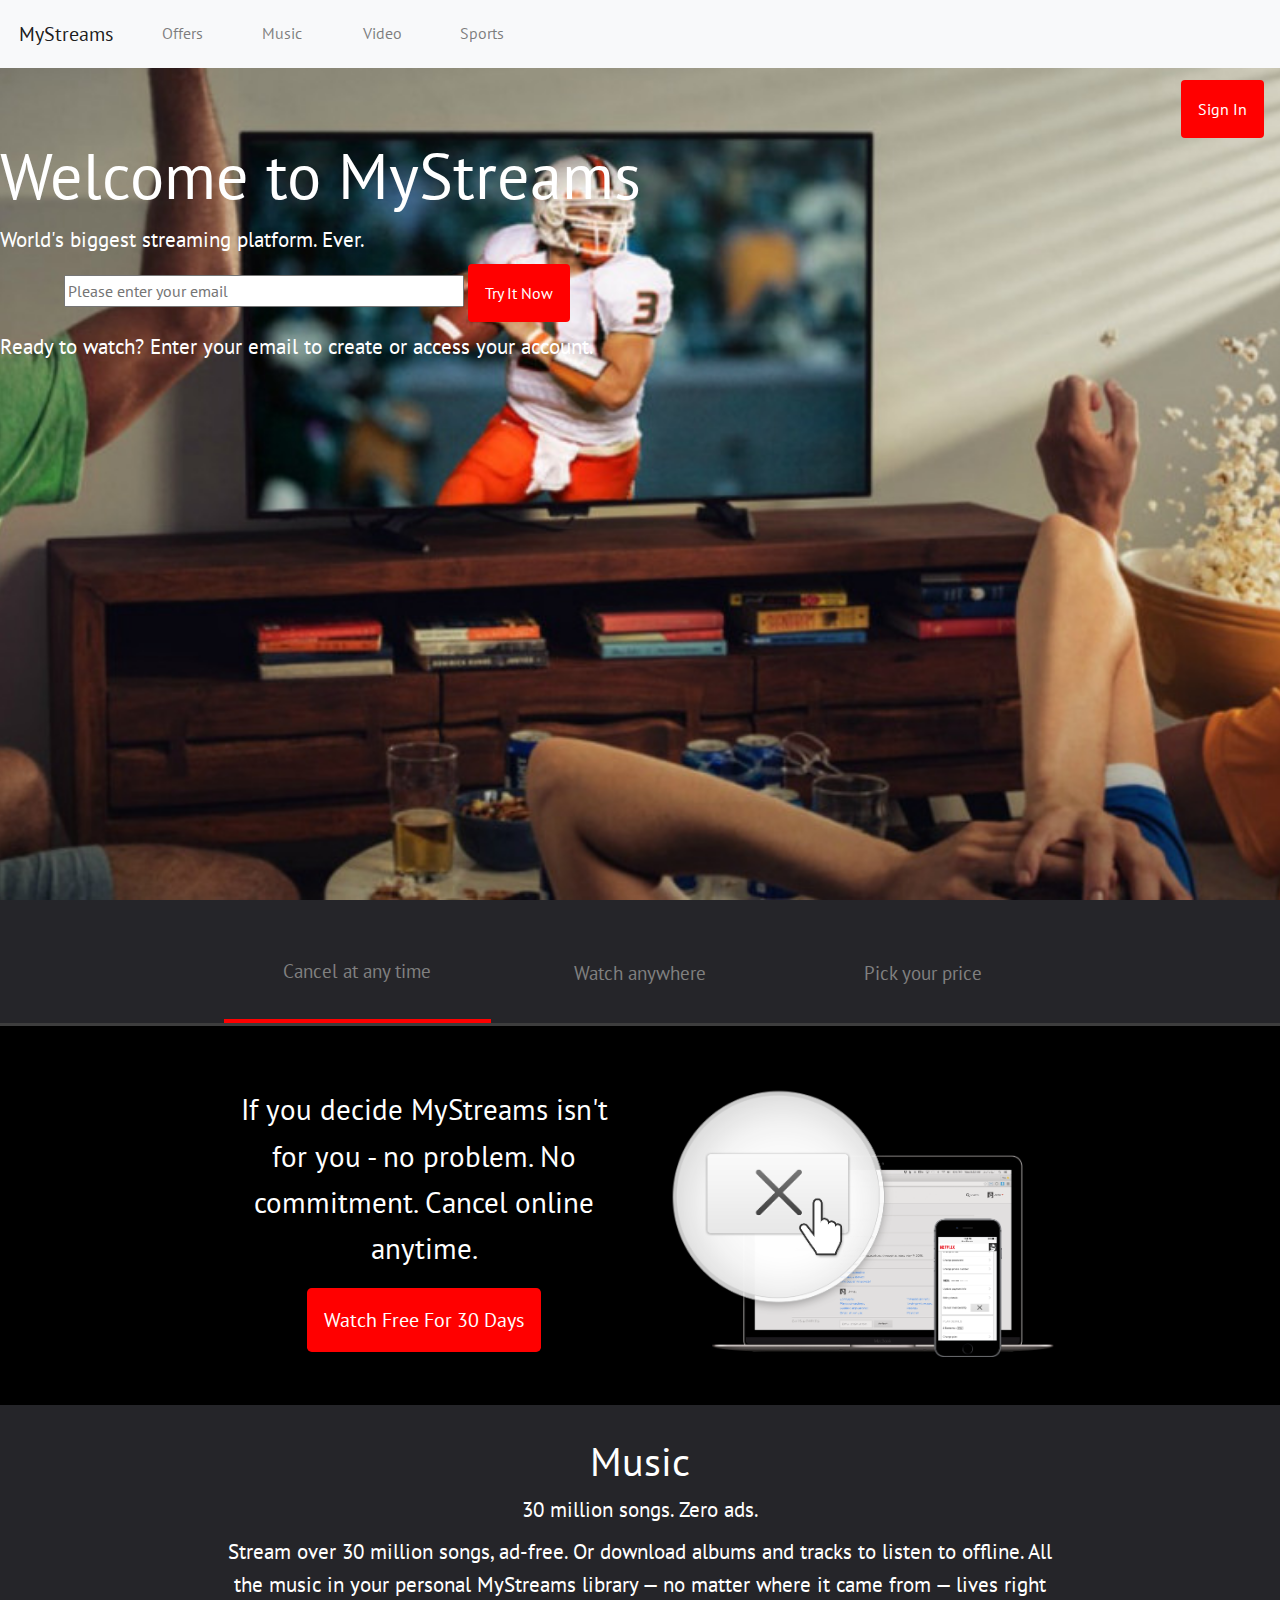
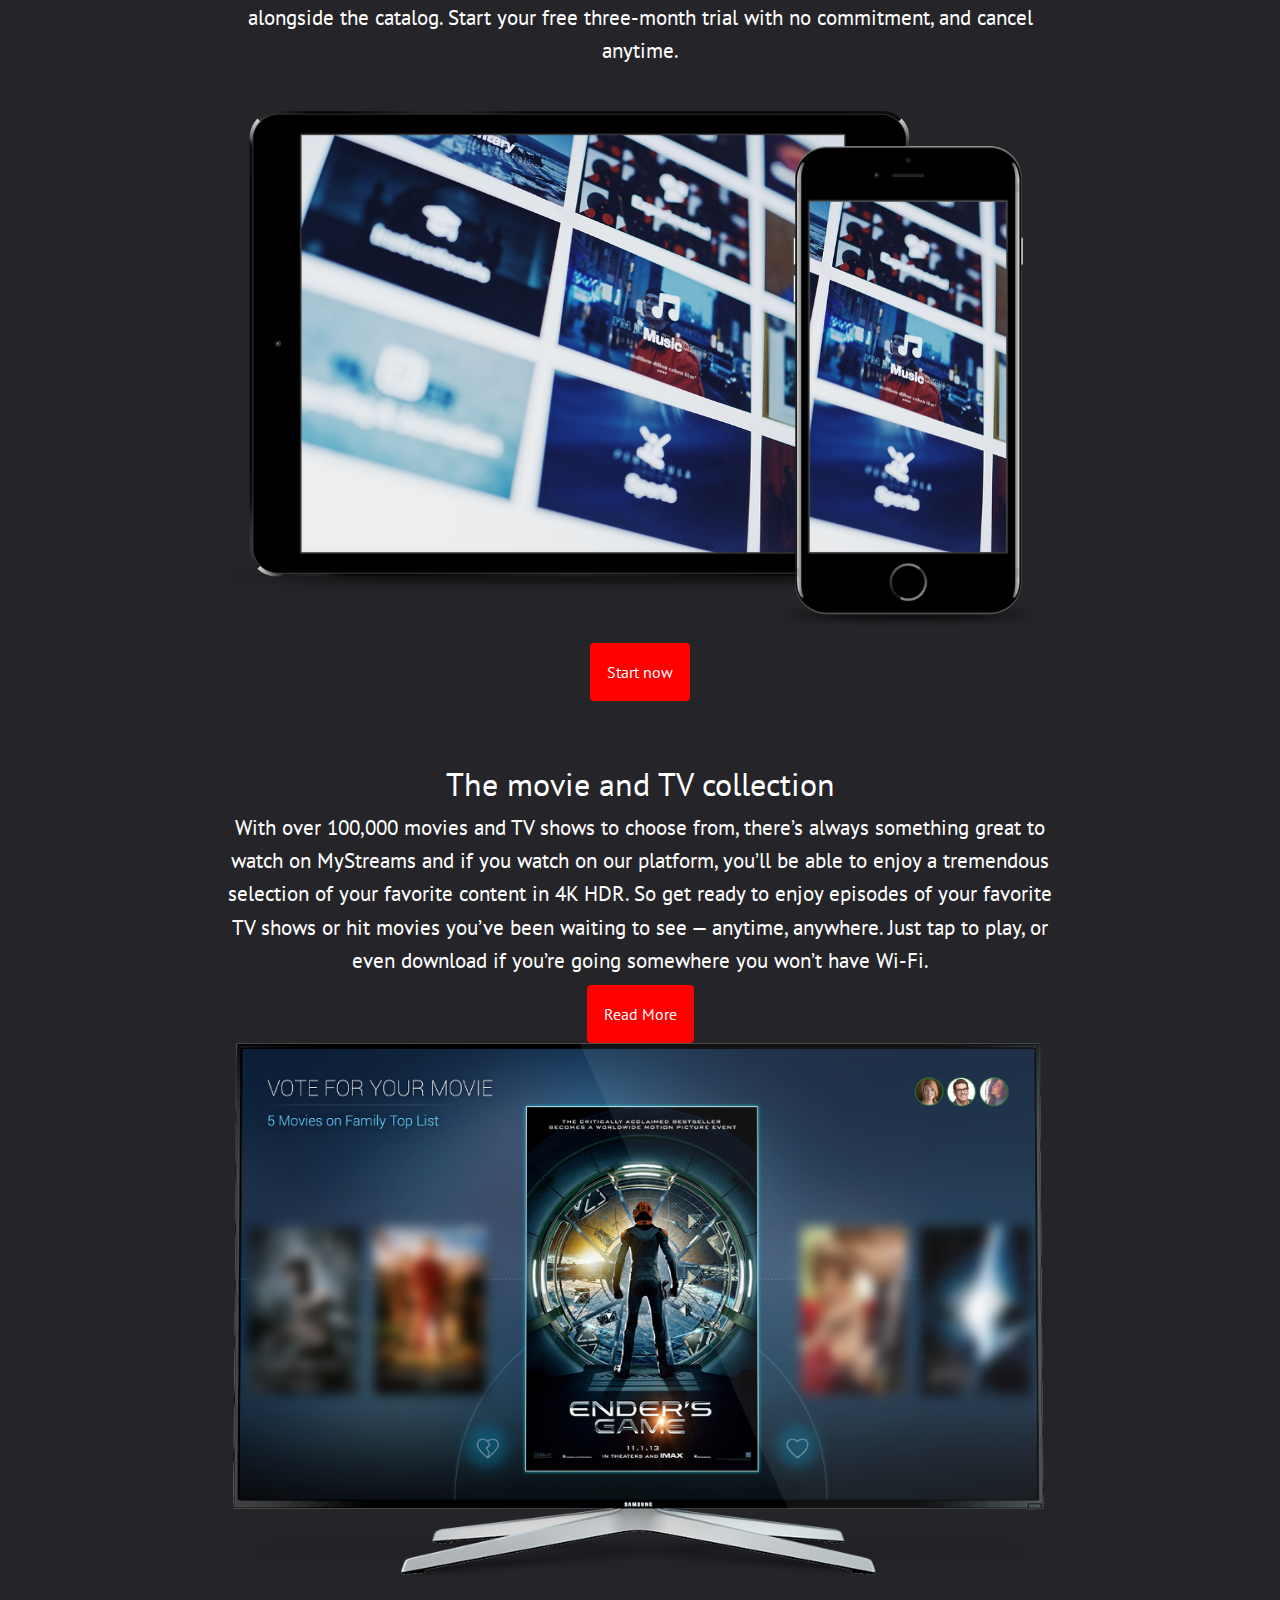
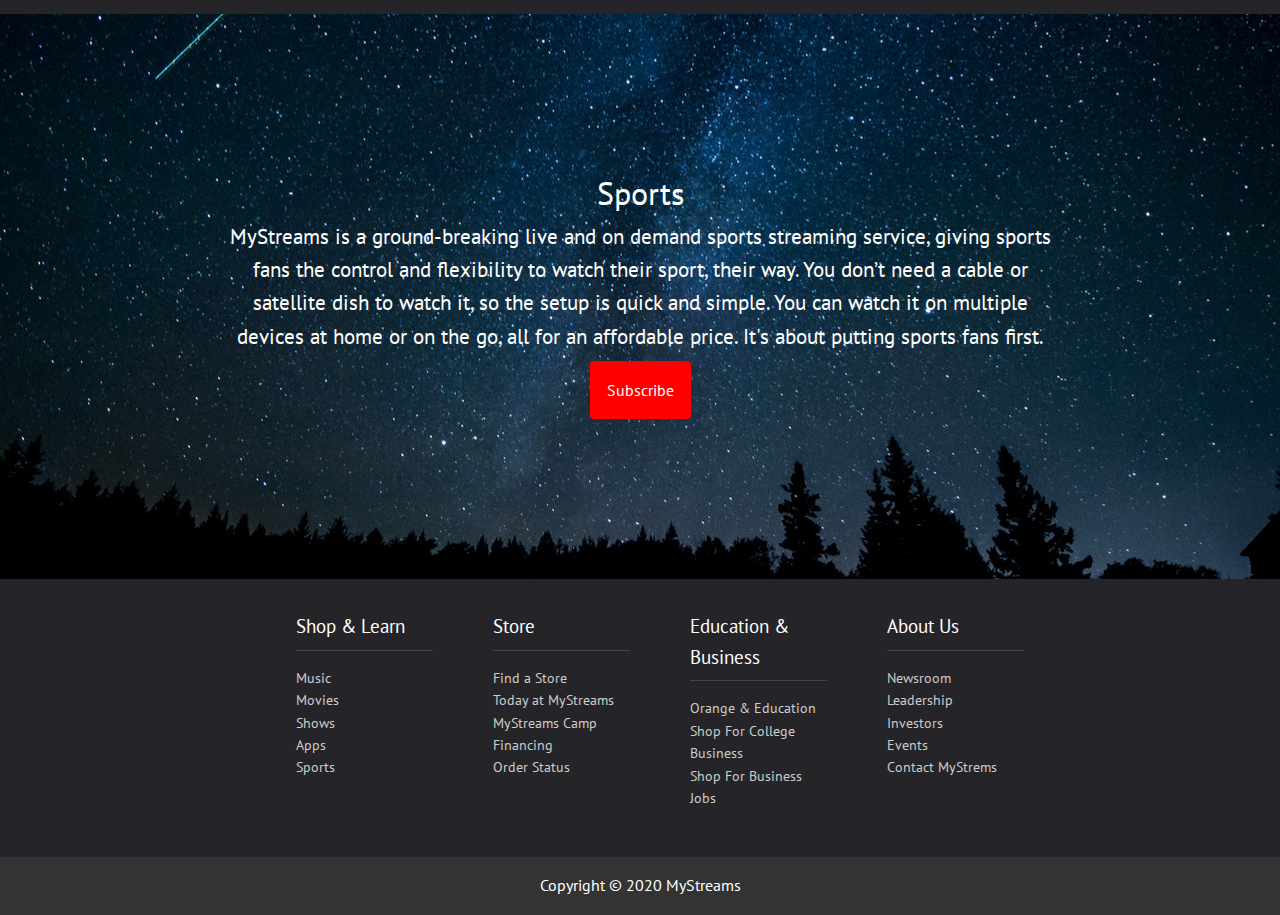
<file: index.html>
<!DOCTYPE html>
<html lang="en">
<head>
  <meta charset="UTF-8">
  <meta name="viewport" content="width=device-width, initial-scale=1.0">
  <link rel="stylesheet" href="https://use.fontawesome.com/releases/v5.2.0/css/all.css" integrity="sha384-hWVjflwFxL6sNzntih27bfxkr27PmbbK/iSvJ+a4+0owXq79v+lsFkW54bOGbiDQ"
  crossorigin="anonymous">
  <link rel="stylesheet" href="https://stackpath.bootstrapcdn.com/bootstrap/4.3.1/css/bootstrap.min.css" integrity="sha384-ggOyR0iXCbMQv3Xipma34MD+dH/1fQ784/j6cY/iJTQUOhcWr7x9JvoRxT2MZw1T" crossorigin="anonymous">
  <link rel="icon" href="img/icon.jpg">
  <link rel="stylesheet" href="css/index.css">
  <title>MyStreams</title>
</head>
<body>
  <div id="showcase">
    <header>
      <nav class="navbar navbar-expand-lg navbar-light bg-light">
        <a class="navbar-brand" href="#mystreams">MyStreams</a>
        <button class="navbar-toggler" type="button" data-toggle="collapse" data-target="#navbarSupportedContent" aria-controls="navbarSupportedContent" aria-expanded="false" aria-label="Toggle navigation">
          <span class="navbar-toggler-icon"></span>
        </button>
      
        <div class="collapse navbar-collapse" id="navbarSupportedContent">
          <ul class="navbar-nav mr-auto">
            <li class="nav-item">
              <a class="nav-link" href="#tabs">Offers</a>
            </li>
            <li class="nav-item">
              <a class="nav-link" href="#music">Music</a>
            </li>
            <li class="nav-item">
              <a class="nav-link" href="#video">Video</a>
            </li>
            <li class="nav-item">
              <a class="nav-link" href="#sports">Sports</a>
            </li>
          </ul>
        </div>
      </nav>
    </header>
  
    <section class="showcase-content" id="mystreams">
      <a href="form_sign_in.html" class="btn btn-sign-in">Sign In</a>
      <h1>Welcome to MyStreams</h1>
      <p class="lead">World's biggest streaming platform. Ever.</p>
      <div class="register">
        <input type="email" placeholder="Please enter your email" required>
          <a href="#" class="btn btn-try-it-now">Try It Now</a>
        </div>  
        <p class="lead">Ready to watch? Enter your email to create or access your account.</p>
    </section>
  </div>

  <section class="tabs" id="tabs">
    <div class="container">
      <div id="tab-1" class="tab-item tab-border">
        <i class="fas fa-door-open fa-3x"></i>
        <p class="hide-sm">Cancel at any time</p>
      </div>
      <div id="tab-2" class="tab-item">
        <i class="fas fa-tablet-alt fa-3x"></i>
        <p class="hide-sm">Watch anywhere</p>
      </div>
      <div id="tab-3" class="tab-item">
        <i class="fas fa-tags fa-3x"></i>
        <p class="hide-sm">Pick your price</p>
      </div>
    </div>
  </section>

  <section class="tab-content">
    <div class="container">
      <!-- Tab Content 1 -->
      <div id="tab-1-content" class="tab-content-item show">
        <div class="tab-1-content-inner">
          <div>
            <p class="text-lg">
              If you decide MyStreams isn't for you - no problem. No commitment.
              Cancel online anytime.
            </p>
            <a href="#" class="btn btn-lg">Watch Free For 30 Days</a>
          </div>
          <img src="img/tab-content-1.png" alt="Cancel" />
        </div>
      </div>

      <!-- Tab Content 2 -->
      <div id="tab-2-content" class="tab-content-item">
        <div class="tab-2-content-top">
          <p class="text-lg">
            Watch TV shows and movies anytime, anywhere — personalized for
            you.
          </p>
          <a href="#" class="btn btn-lg">Watch Free For 30 Days</a>
        </div>
        <div class="tab-2-content-bottom">
          <div>
            <img src="img/tab-content-2-1.png" alt="TV" />
            <p class="text-md">
              Watch on your TV
            </p>
            <p class="text-dark">
              Smart TVs, PlayStation, Xbox, Chromecast, Apple TV, Blu-ray
              players and more.
            </p>
          </div>
          <div>
            <img src="img/tab-content-2-2.png" alt="Mobile" />
            <p class="text-md">
              Watch instantly or download for later
            </p>
            <p class="text-dark">
              Available on phone and tablet, wherever you go.
            </p>
          </div>
          <div>
            <img src="img/tab-content-2-3.png" alt="Laptop" />
            <p class="text-md">
              Use any computer
            </p>
            <p class="text-dark">
              Watch right on MyStreams.com.
            </p>
          </div>
        </div>
      </div>

      <!-- Tab Content 3 -->
      <div id="tab-3-content" class="tab-content-item">
        <div class="text-center">
          <p class="text-lg">
            Choose one plan and watch everything on MyStreams.
          </p>
          <a href="#" class="btn btn-lg">Watch Free For 30 Days</a>
        </div>

        <table class="table">
          <thead>
            <tr>
              <th></th>
              <th>Basic</th>
              <th>Standard</th>
              <th>Premium</th>
            </tr>
          </thead>
          <tbody>
            <tr>
              <td>Monthly price after free month ends on 04/19/20</td>
              <td>$8.99</td>
              <td>$12.99</td>
              <td>$15.99</td>
            </tr>
            <tr>
              <td>HD Available</td>
              <td><i class="fas fa-times"></i></td>
              <td><i class="fas fa-check"></i></td>
              <td><i class="fas fa-check"></i></td>
            </tr>
            <tr>
              <td>Ultra HD Available</td>
              <td><i class="fas fa-times"></i></td>
              <td><i class="fas fa-times"></i></td>
              <td><i class="fas fa-check"></i></td>
            </tr>
            <tr>
              <td>Screens you can watch on at the same time</td>
              <td>1</td>
              <td>2</td>
              <td>4</td>
            </tr>
            <tr>
              <td>Watch on your laptop, TV, phone and tablet</td>
              <td><i class="fas fa-check"></i></td>
              <td><i class="fas fa-check"></i></td>
              <td><i class="fas fa-check"></i></td>
            </tr>
            <tr>
              <td>Unlimited movies and TV shows</td>
              <td><i class="fas fa-check"></i></td>
              <td><i class="fas fa-check"></i></td>
              <td><i class="fas fa-check"></i></td>
            </tr>
            <tr>
              <td>Cancel anytime</td>
              <td><i class="fas fa-check"></i></td>
              <td><i class="fas fa-check"></i></td>
              <td><i class="fas fa-check"></i></td>
            </tr>
            <tr>
              <td>First month free</td>
              <td><i class="fas fa-check"></i></td>
              <td><i class="fas fa-check"></i></td>
              <td><i class="fas fa-check"></i></td>
            </tr>
          </tbody>
        </table>
      </div>
    </div>
  </section>

  <section class="section" id="music">
    <div class="container">
      <h2 class="section-head"> <i class="fas fa-music"></i>Music</h2>
      <p class="lead">30 million songs. Zero ads.</p>
      <p class="lead">Stream over 30 million songs, ad-free. Or download albums and tracks to listen to offline. All the music in your personal MyStreams library — no matter where it came from — lives right alongside the catalog. Start your free three-month trial with no commitment, and cancel anytime.</p>
      <img src="img/music.png" alt="Music">
      <a href="#" class="btn btn-start-now">Start now</a>
    </div>
  </section>

  <section class="section" id="video">
    <div class="container">
      <h3>The movie and TV collection</h3>
      <p class="lead">With over 100,000 movies and TV shows to choose from, there’s always something great to watch on MyStreams and if you watch on our platform, you’ll be able to enjoy a tremendous selection of your favorite content in 4K HDR. So get ready to enjoy episodes of your favorite TV shows or hit movies you’ve been waiting to see — anytime, anywhere. Just tap to play, or even download if you’re going somewhere you won’t have Wi-Fi.</p>
      <a href="#" class="btn btn-read-more">Read More</a>
      <img src="img/video.png" alt="Video">
      </div>
  </section>

  <section class="section" id="sports">
    <div class="container">
      <h3>Sports</h3>
      <p class="lead">MyStreams is a ground-breaking live and on demand sports streaming service, giving sports fans the control and flexibility to watch their sport, their way. You don’t need a cable or satellite dish to watch it, so the setup is quick and simple. You can watch it on multiple devices at home or on the go, all for an affordable price. It's about putting sports fans first.</p>
      <a href="form_register.html" class="btn btn-subscribe">Subscribe</a>
    </div>
  </section>

  <footer>
    <div class="container">
      <div class="footer-cols">
        <ul>
          <li>Shop & Learn</li>
          <li>
            <a href="#">Music</a>
          </li>
          <li>
            <a href="#">Movies</a>
          </li>
          <li>
            <a href="#">Shows</a>
          </li>
          <li>
            <a href="#">Apps</a>
          </li>
          <li>
            <a href="#">Sports</a>
          </li>
        </ul>

        <ul>
          <li>Store</li>
          <li>
            <a href="#">Find a Store</a>
          </li>
          <li>
            <a href="#">Today at MyStreams</a>
          </li>
          <li>
            <a href="#">MyStreams Camp</a>
          </li>
          <li>
            <a href="#">Financing</a>
          </li>
          <li>
            <a href="#">Order Status</a>
          </li>
        </ul>

        <ul>
          <li>Education & Business</li>
          <li>
            <a href="#">Orange & Education</a>
          </li>
          <li>
            <a href="#">Shop For College</a>
          </li>
          <li>
            <a href="#">Business</a>
          </li>
          <li>
            <a href="#">Shop For Business</a>
          </li>
          <li>
            <a href="#">Jobs</a>
          </li>
        </ul>

        <ul>
          <li>About Us</li>
          <li>
            <a href="#">Newsroom</a>
          </li>
          <li>
            <a href="#">Leadership</a>
          </li>
          <li>
            <a href="#">Investors</a>
          </li>
          <li>
            <a href="#">Events</a>
          </li>
          <li>
            <a href="#">Contact MyStrems</a>
          </li>
        </ul>
      </div>
    </div>
    <div class="footer-bottom text-center">
      Copyright &copy; 2020 MyStreams
    </div>
  </footer>
  
  <script src="https://code.jquery.com/jquery-3.3.1.slim.min.js" integrity="sha384-q8i/X+965DzO0rT7abK41JStQIAqVgRVzpbzo5smXKp4YfRvH+8abtTE1Pi6jizo" crossorigin="anonymous"></script>
  <script src="https://cdnjs.cloudflare.com/ajax/libs/popper.js/1.14.7/umd/popper.min.js" integrity="sha384-UO2eT0CpHqdSJQ6hJty5KVphtPhzWj9WO1clHTMGa3JDZwrnQq4sF86dIHNDz0W1" crossorigin="anonymous"></script>
  <script src="https://stackpath.bootstrapcdn.com/bootstrap/4.3.1/js/bootstrap.min.js" integrity="sha384-JjSmVgyd0p3pXB1rRibZUAYoIIy6OrQ6VrjIEaFf/nJGzIxFDsf4x0xIM+B07jRM" crossorigin="anonymous"></script>
  <script src="js/index.js"></script>
</body>
</html>
</file>
<file: css/index.css>
@import url('https://fonts.googleapis.com/css?family=PT+Sans&display=swap');

:root {
  --primary-color: white;
  --secondary-color: red;
  --secondary-color-hover: #d3071b;
}

body {
  font-family: 'PT Sans', sans-serif;
  background-color: #252529;
  margin: 0;
  color: #fff;
  line-height: 1.6;
}

p {
	margin: 0.5rem 0;
}

a {
	color: #fff;
	text-decoration: none;
}

p {
	margin: 0.5rem 0;
}

img {
  width: 100%;
}

a {
  text-decoration: none;
  color: #ccc;
}

@media screen and (max-width: 580px) {
  .hide-on-small {
    display: none;
  }

  #showcase {
    height: 50vh;
  }

  #showcase .container {
    margin-top: 15vh;
  }

  #showcase h1 {
    font-size: 3rem;
  }

  #tab-1-content .tab-1-content-inner {
		grid-template-columns: 1fr;
		text-align: center;
	}

	#tab-2-content .tab-2-content-top {
		display: block;
		text-align: center;
	}

	#tab-2-content .tab-2-content-bottom {
		margin-top: 2rem;
		display: grid;
		grid-template-columns: 1fr;
		grid-gap: 2rem;
		text-align: center;
  }
  
  footer .footer-cols {
    display: none;
  }
}

/* Section */
.section {
  padding: 2rem 0;
}

.section-head {
font-size: 2.5rem;
margin: 0;
}

.section h3 {
font-size: 2rem;
}

section#sports {
  background: url(../img/sports-top.jpg) no-repeat bottom/cover;
  padding: 10rem 0;
}

/* Showcase */
#showcase {
  margin: 0;
  padding: 0;
  background: url('../img/background.jpg') no-repeat center/cover;
  width: 100%;
  height: 100vh;
  position: relative;
  overflow-y: hidden;
}

#showcase .container {
  margin-top: 25vh;
}

#showcase h1 {
  font-size: 4rem;
  margin-bottom: 0;
}

#showcase .showcase-content {
  display: flex;
  flex-direction: column;
  justify-content: space-around;
}

#showcase .showcase-content input {
  margin-left: 4rem;
  margin-right: 0;
  width: 25rem;
  height: 2rem;
}

/* Footer */
footer .footer-cols {
  display: grid;
  grid-gap: 20px;
  grid-template-columns: repeat(4, 1fr);
  padding: 2rem;
  text-align: left;
  font-size: 14px;
}

footer .footer-cols ul {
  list-style: none;
}

footer .footer-cols ul li:first-child {
  font-size: 1.2rem;
  padding-bottom: 0.5rem;
  border-bottom: #444 solid 1px;
  margin-bottom: 1rem;
}

footer .footer-bottom {
  background: #333;
  padding: 1rem;
}

/* Utility Classes */
.container {
  max-width: 1180px;
  text-align: center;
  margin: 0 auto;
  padding: 0 3rem;
}

.lead {
  font-size: 1.3rem;
}

.text-center {
  text-align: center;
}

/* Buttons */
.btn {
  padding: 1rem;
  color: #fff;
  display: inline-block;
  background: var(--secondary-color);
}

.btn:hover {
  background: var(--secondary-color-hover);
}

#showcase .showcase-content .btn-sign-in {
  margin-top: 5rem;
  align-self: flex-end;
  margin-right: 1rem;
}

/* Navigation */
.navbar {
  width: 100%;
  position: fixed;
}
.navbar ul {
  padding: 0;
  margin: 0;
}
.navbar li {
  display: inline;
}
.navbar a {
  display: inline-block;
  width: 100px;
  text-align: center;
  text-decoration: none;
  padding: 10px 0;
  color: #eee;
  text-decoration: none;
}
nav li:hover {
  background-color: #444;
}

/* Tabs */
.tabs {
	background: var(--dark-color);
	padding-top: 1rem;
	border-bottom: 3px solid #3d3d3d;
	border-right: none;
}

.tabs .container {
	display: grid;
	grid-template-columns: repeat(3, 1fr);
	grid-gap: 1rem;
	align-items: center;
	justify-content: center;
	text-align: center;
}

.tabs p {
	font-size: 1.2rem;
	padding-top: 0.5rem;
}

.tabs .container > div {
  padding: 1.5rem 0;
  color: grey;
}

.tabs .container > div:hover {
	color: #fff;
	cursor: pointer;
}

.tab-border {
	border-bottom: var(--secondary-color) 4px solid;
}

/* Tab Content */
.tab-content {
	padding: 3rem 0;
	background: #000;
	color: #fff;
}

/* Hide initial content */
#tab-1-content,
#tab-2-content,
#tab-3-content {
	display: none;
	opacity: 0;
}

.show {
	display: block !important;
	opacity: 1 !important;
	transition: all 1000 ease-in;
}

#tab-1-content .tab-1-content-inner {
	display: grid;
	grid-template-columns: repeat(2, 1fr);
	grid-gap: 2rem;
	align-items: center;
	justify-content: center;
}

#tab-2-content .tab-2-content-top {
	display: grid;
	grid-template-columns: 2fr 1fr;
	grid-gap: 1rem;
	justify-content: center;
	align-items: center;
}

#tab-2-content .tab-2-content-bottom {
	margin-top: 2rem;
	display: grid;
	grid-template-columns: repeat(3, 1fr);
	grid-gap: 2rem;
	text-align: center;
}

.table {
	width: 100%;
	margin-top: 2rem;
	border-collapse: collapse;
	border-spacing: 0;
}

.table thead th {
	text-transform: uppercase;
	padding: 0.8rem;
}

.table tbody {
	display: table-row-group;
	vertical-align: middle;
	border-color: inherit;
}

.table tbody tr td {
	color: #999;
	padding: 0.8rem 1.2rem;
	text-align: center;
}

.table tbody tr td:first-child {
	text-align: left;
}

.table tbody tr:nth-child(odd) {
	background: #222;
}

/* Container */
.container {
	max-width: 70%;
	margin: auto;
	overflow: hidden;
	padding: 0 2rem;
}

/* Text Styles */
.text-xl {
	font-size: 2rem;
}

.text-lg {
	font-size: 1.8rem;
	margin-bottom: 1rem;
}

.text-md {
	margin-bottom: 1.5rem;
	font-size: 1.2rem;
}

.text-center {
	text-align: center;
}

.text-dark {
	color: #999;
}
</file>
